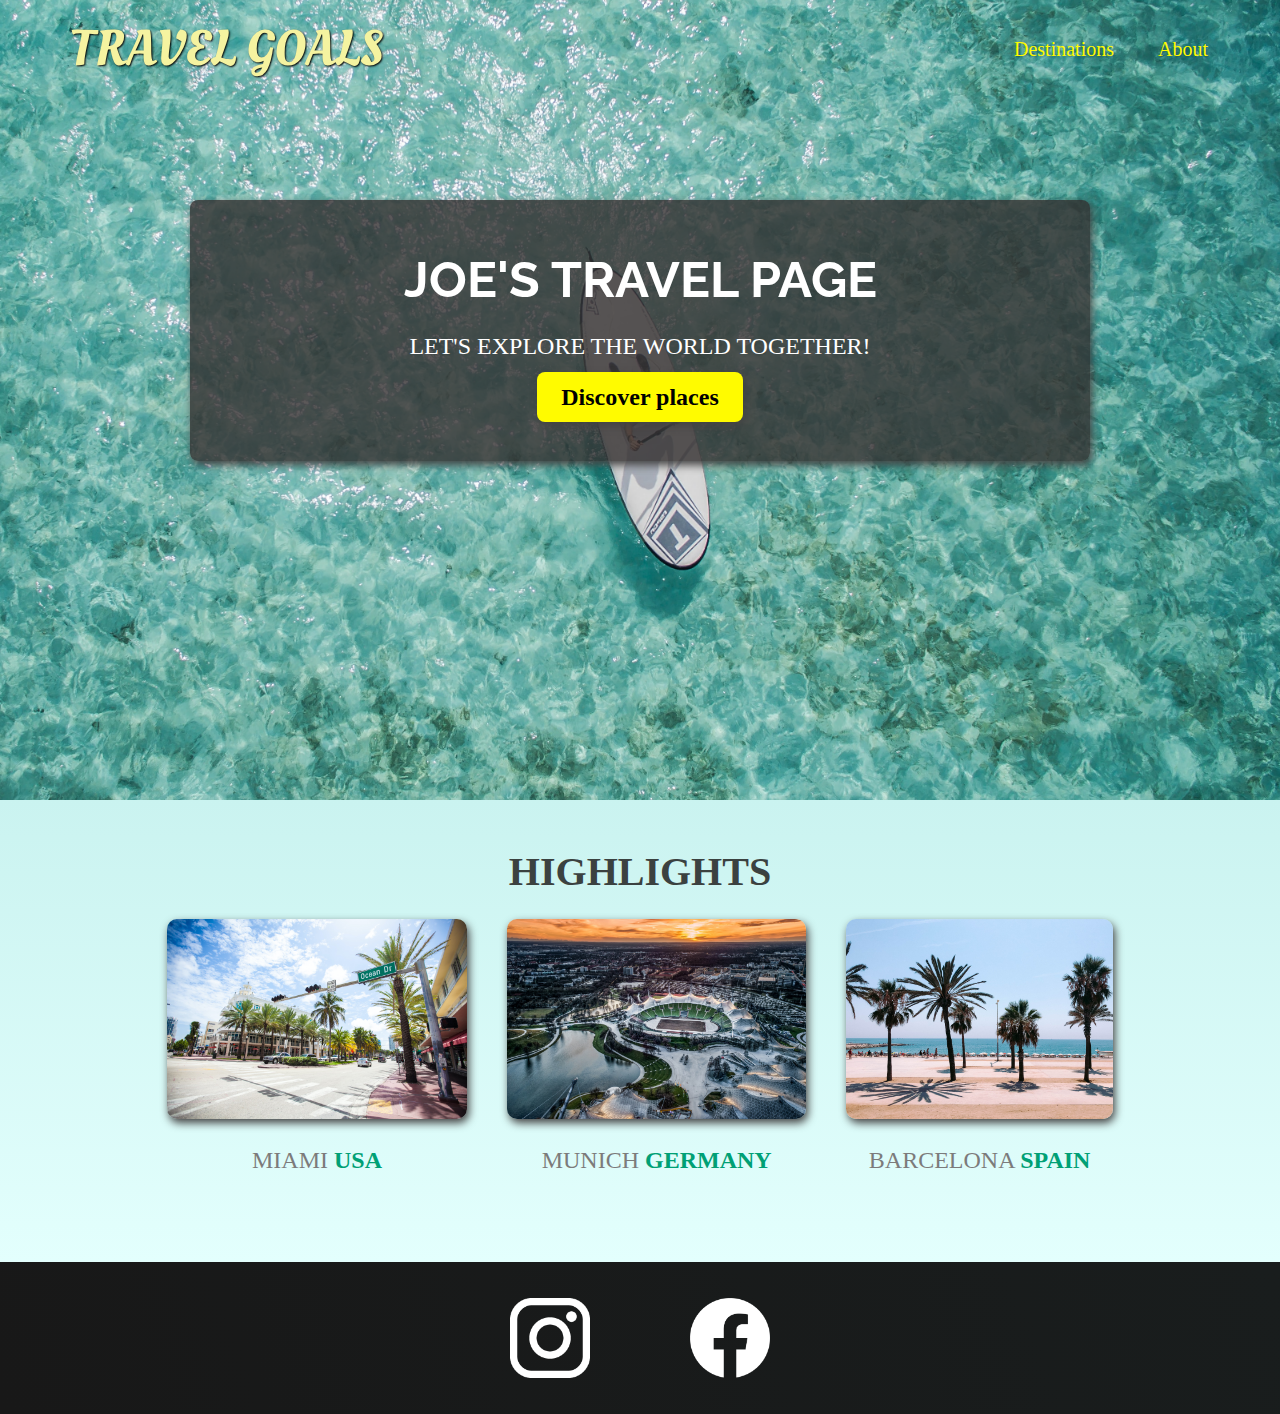
<file: index.html>
<!DOCTYPE html>
<html lang="en">
  <head>
    <meta charset="UTF-8" />
    <link rel="stylesheet" href="/shared.css" />
    <link rel="stylesheet" href="/styles.css" />

    <link
      href="https://fonts.googleapis.com/css2?family=Raleway:wght@700&family=Oleo+Script:wght@700&family=Quicksand:wght@300;500&display=swap"
      rel="stylesheet"
    />
    <title>Travel Goals</title>
  </head>
  <body>
    <header>
      <div id="page-logo"><a href="/index.html">Travel Goals</a></div>
      <nav>
        <ul>
          <li><a href="/places.html">Destinations</a></li>
          <li><a href="">About</a></li>
        </ul>
      </nav>
    </header>
    <main>
      <section id="hero">
        <div id="hero-content">
          <h1>Joe's Travel Page</h1>
          <p>Let's explore the world together!</p>
          <a href="/places.html">Discover places</a>
        </div>
      </section>

      <section id="highlights">
        <h2>Highlights</h2>
        <ul id="destinations">
          <li class="destination">
            <img
              src="/images/places/miami.jpg"
              alt="Miami streets on sunny day"
            />
            <p>Miami <strong>USA</strong></p>
          </li>
          <li class="destination">
            <img
              src="/images/places/munich.jpg"
              alt="Munich stadium in winter"
            />
            <p>Munich <strong>Germany</strong></p>
          </li>
          <li class="destination">
            <img
              src="/images/places/barcelona.jpg"
              alt="Palm beach in Barcelona"
            />
            <p>Barcelona <strong>Spain</strong></p>
          </li>
        </ul>
      </section>
    </main>
    <footer>
      <ul>
        <li>
          <a href="https://www.instagram.com"
            ><img src="/images/icons/insta.png" alt="Instagtam logo"
          /></a>
        </li>
        <li>
          <a href="https://www.facebook.com"
            ><img src="/images/icons/facebook.png" alt="Facebook logo"
          /></a>
        </li>
      </ul>
    </footer>
  </body>
</html>
</file>
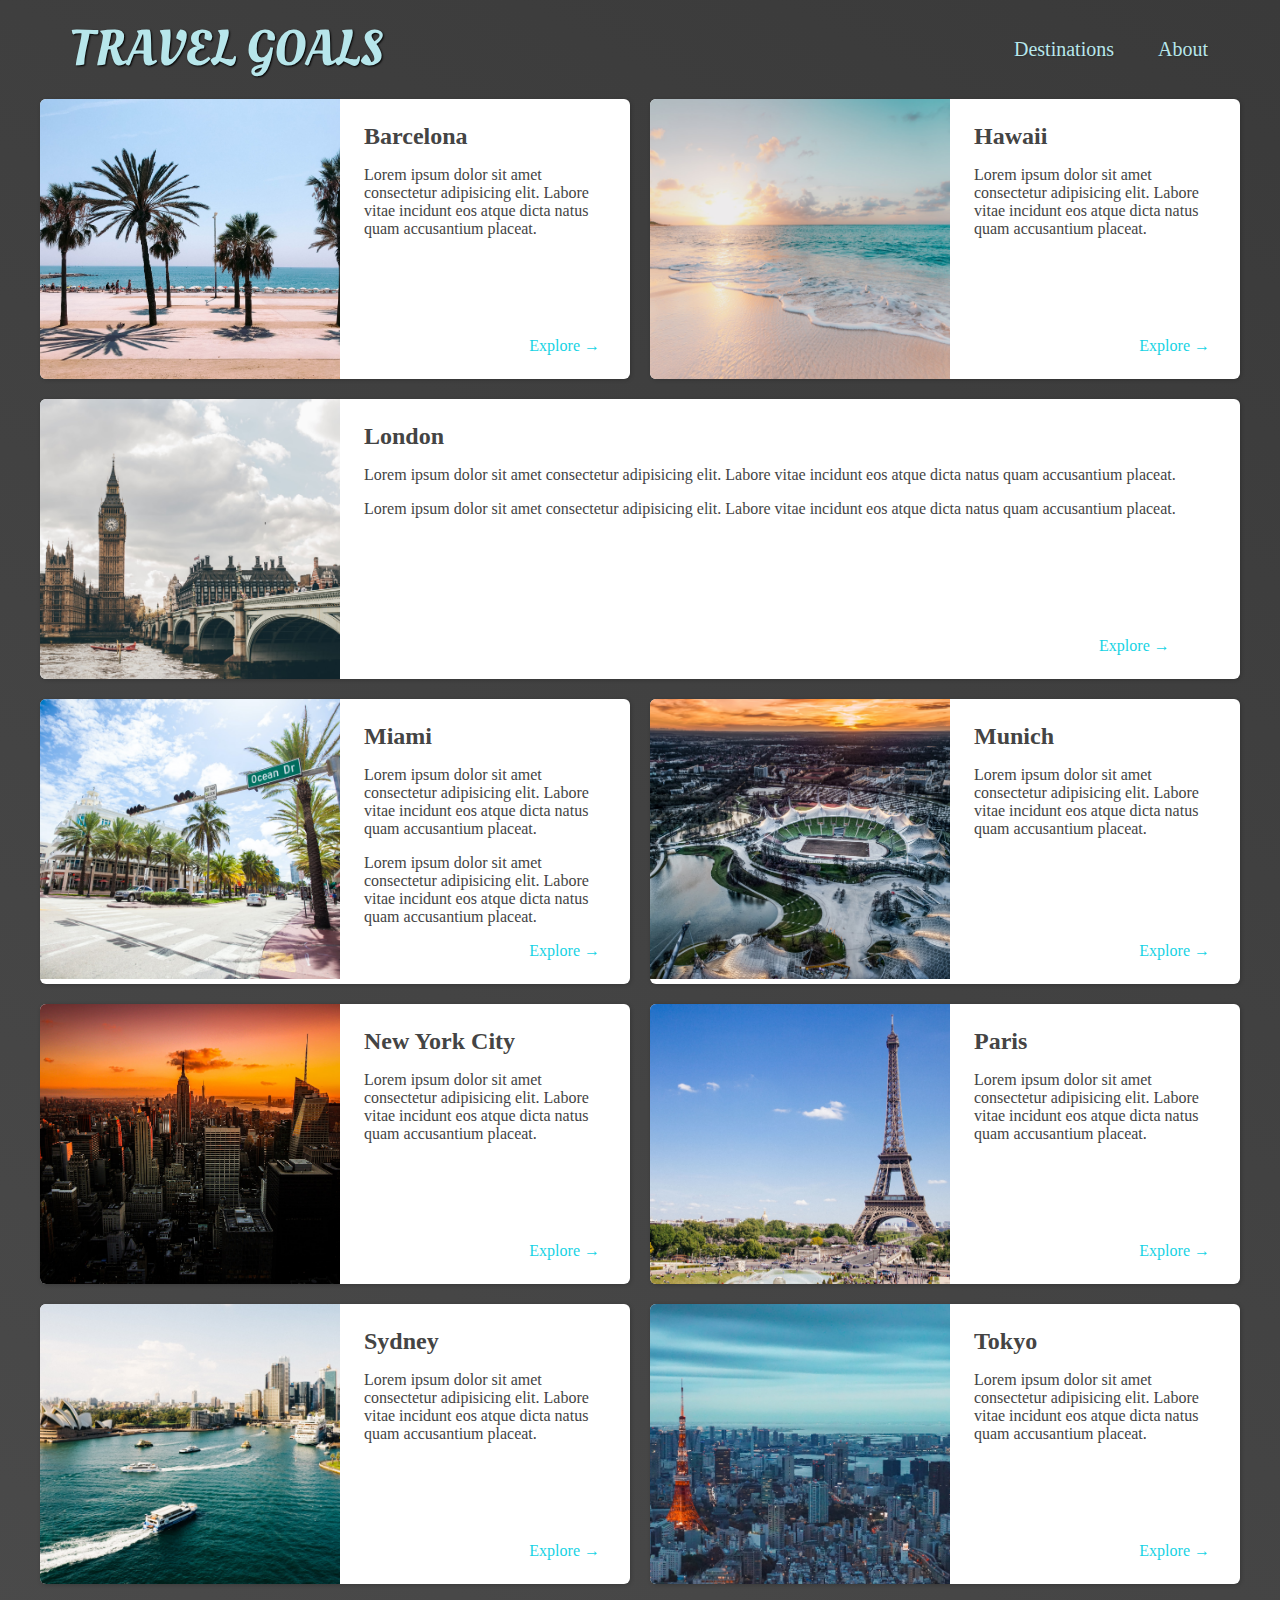
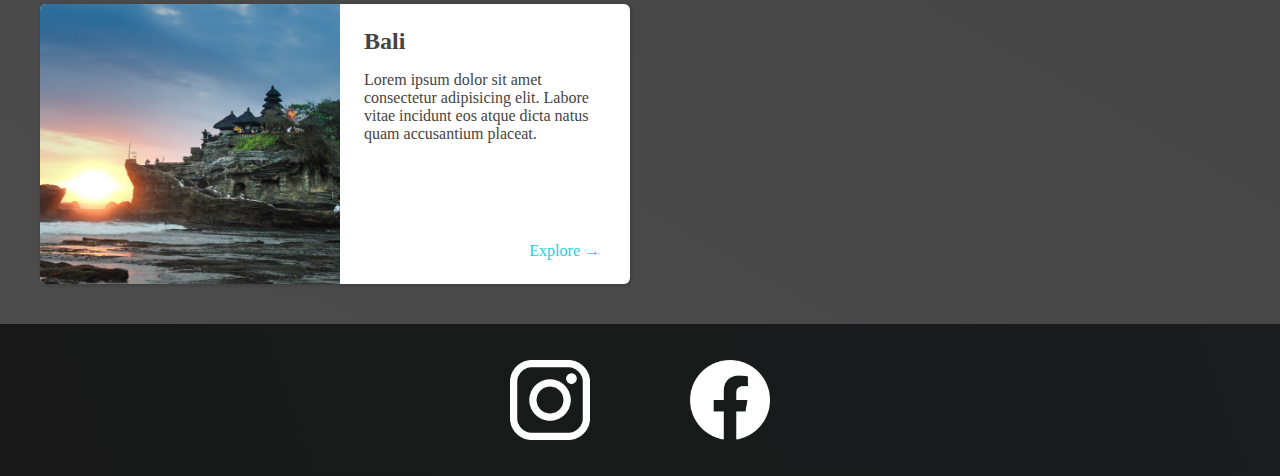
<file: places.html>
<!DOCTYPE html>
<html lang="en">
  <head>
    <meta charset="UTF-8" />
    <link rel="stylesheet" href="/shared.css" />
    <link rel="stylesheet" href="/places.css" />

    <link
      href="https://fonts.googleapis.com/css2?family=Raleway:wght@700&family=Oleo+Script:wght@700&family=Quicksand:wght@300;500&display=swap"
      rel="stylesheet"
    />
    <title>Travel Goals</title>
  </head>
  <body>
    <header>
      <div id="page-logo"><a href="/index.html">Travel Goals</a></div>
      <nav>
        <ul>
          <li><a href="/places.html">Destinations</a></li>
          <li><a href="">About</a></li>
        </ul>
      </nav>
    </header>
    <main>
        <ul>
            <li>
              <img src="images/places/barcelona.jpg" alt="City of Barcelona" />
              <div class="item-content">
                <div>
                  <h2>Barcelona</h2>
                  <p>
                    Lorem ipsum dolor sit amet consectetur adipisicing elit. Labore
                    vitae incidunt eos atque dicta natus quam accusantium placeat.
                  </p>
                </div>
                <div class="actions">
                  <a href="https://en.wikipedia.org/wiki/Barcelona">Explore &#x2192</a>
                </div>
              </div>
            </li>
            <li>
              <img src="images/places/hawaii.jpg" alt="Hawaii beach" />
              <div class="item-content">
                <div>
                  <h2>Hawaii</h2>
                  <p>
                    Lorem ipsum dolor sit amet consectetur adipisicing elit. Labore
                    vitae incidunt eos atque dicta natus quam accusantium placeat.
                  </p>
                </div>
                <div class="actions">
                  <a href="hhttps://en.wikipedia.org/wiki/Hawaii">Explore &#x2192</a>
                </div>
              </div>
            </li>
            <li>
              <img src="images/places/london.jpg" alt="London city" />
              <div class="item-content">
                <div>
                  <h2>London</h2>
                  <p>
                    Lorem ipsum dolor sit amet consectetur adipisicing elit. Labore
                    vitae incidunt eos atque dicta natus quam accusantium placeat.
                  </p>
                  <p>
                    Lorem ipsum dolor sit amet consectetur adipisicing elit. Labore
                    vitae incidunt eos atque dicta natus quam accusantium placeat.
                  </p>
                </div>
                <div class="actions">
                  <a href="https://en.wikipedia.org/wiki/London">Explore &#x2192</a>
                </div>
              </div>
            </li>
            <li>
              <img src="images/places/miami.jpg" alt="Miami streets" />
              <div class="item-content">
                <div>
                  <h2>Miami</h2>
                  <p>
                    Lorem ipsum dolor sit amet consectetur adipisicing elit. Labore
                    vitae incidunt eos atque dicta natus quam accusantium placeat.
                  </p>
                  <p>
                    Lorem ipsum dolor sit amet consectetur adipisicing elit. Labore
                    vitae incidunt eos atque dicta natus quam accusantium placeat.
                  </p>
                </div>
                <div class="actions">
                  <a href="https://en.wikipedia.org/wiki/Miami">Explore &#x2192</a>
                </div>
              </div>
            </li>
            <li>
              <img src="images/places/munich.jpg" alt="Munich football stadium" />
              <div class="item-content">
                <div>
                  <h2>Munich</h2>
                  <p>
                    Lorem ipsum dolor sit amet consectetur adipisicing elit. Labore
                    vitae incidunt eos atque dicta natus quam accusantium placeat.
                  </p>
                </div>
                <div class="actions">
                  <a href="https://en.wikipedia.org/wiki/Munich">Explore &#x2192</a>
                </div>
              </div>
            </li>
            <li>
              <img src="images/places/new-york-city.jpg" alt="New York City skyline" />
              <div class="item-content">
                <div>
                  <h2>New York City</h2>
                  <p>
                    Lorem ipsum dolor sit amet consectetur adipisicing elit. Labore
                    vitae incidunt eos atque dicta natus quam accusantium placeat.
                  </p>
                </div>
                <div class="actions">
                  <a href="https://en.wikipedia.org/wiki/New_York_City"
                    >Explore &#x2192</a
                  >
                </div>
              </div>
            </li>
            <li>
              <img src="images/places/paris.jpg" alt="Paris city" />
              <div class="item-content">
                <div>
                  <h2>Paris</h2>
                  <p>
                    Lorem ipsum dolor sit amet consectetur adipisicing elit. Labore
                    vitae incidunt eos atque dicta natus quam accusantium placeat.
                  </p>
                </div>
                <div class="actions">
                  <a href="https://en.wikipedia.org/wiki/Paris">Explore &#x2192</a>
                </div>
              </div>
            </li>
            <li>
              <img src="images/places/sydney.jpg" alt="Sydney beach" />
              <div class="item-content">
                <div>
                  <h2>Sydney</h2>
                  <p>
                    Lorem ipsum dolor sit amet consectetur adipisicing elit. Labore
                    vitae incidunt eos atque dicta natus quam accusantium placeat.
                  </p>
                </div>
                <div class="actions">
                  <a href="https://en.wikipedia.org/wiki/Sydney">Explore &#x2192</a>
                </div>
              </div>
            </li>
            <li>
              <img src="images/places/tokyo.jpg" alt="Tokyo skyline" />
              <div class="item-content">
                <div>
                  <h2>Tokyo</h2>
                  <p>
                    Lorem ipsum dolor sit amet consectetur adipisicing elit. Labore
                    vitae incidunt eos atque dicta natus quam accusantium placeat.
                  </p>
                </div>
                <div class="actions">
                  <a href="https://en.wikipedia.org/wiki/Tokyo">Explore &#x2192</a>
                </div>
              </div>
            </li>
            <li>
              <img src="images/places/bali.jpg" alt="Bali beach" />
              <div class="item-content">
                <div>
                  <h2>Bali</h2>
                  <p>
                    Lorem ipsum dolor sit amet consectetur adipisicing elit. Labore
                    vitae incidunt eos atque dicta natus quam accusantium placeat.
                  </p>
                </div>
                <div class="actions">
                  <a href="https://en.wikipedia.org/wiki/Bali">Explore &#x2192</a>
                </div>
              </div>
            </li>
          </ul>
    </main>
    <footer>
      <ul>
        <li>
          <a href="https://www.instagram.com"
            ><img src="/images/icons/insta.png" alt="Instagtam logo"
          /></a>
        </li>
        <li>
          <a href="https://www.facebook.com"
            ><img src="/images/icons/facebook.png" alt="Facebook logo"
          /></a>
        </li>
      </ul>
    </footer>
  </body>
</html>
</file>
<file: shared.css>
body {
  font-family: "Quicksand" sans-serif;
  margin: 0;
}
ul {
  list-style: none;
  margin: 0;
  padding: 0;
}

header {
  display: flex;
  justify-content: space-between;
  align-items: center;
  padding: 15px 60px;
  position: absolute;
  width: 100%;
  top: 0;
  left: 0;
  box-sizing: border-box;
}

header ul {
  display: flex;
}

header li {
  margin-left: 20px;
  /* justify-content: space-between; */
}

header a {
  color: rgb(255, 251, 0);
  text-decoration: none;
  font-size: 20px;
  padding: 12px;
  text-shadow: 1px 1px 2px rgba(0, 0, 0, 0.2);
  border-radius: 6px;
}
header nav a:hover {
  color: rgb(77, 77, 77);
  background-color: rgb(245, 251, 0);
}

#page-logo a {
  padding: 10px;
  font-family: "Oleo Script", sans-serif;
  color: rgb(245, 243, 160);
  font-size: 50px;
  text-decoration: none;
  text-transform: uppercase;
  text-shadow: 1px 1px 2px rgb(0, 0, 0);
}

footer {
  background: linear-gradient(70deg, rgb(24, 24, 24), rgb(25, 29, 29));
  padding: 36px;
}
footer ul {
  display: flex;
  justify-content: center;
  /* padding: 40px; */
}

footer li {
  width: 80px;
  height: 80px;
  margin: 0 50px;
}
footer img {
  width: 100%;
  height: 100%;
}
</file>
<file: styles.css>
#hero {
  height: 800px;
  background-image: url("/images/places/ocean.jpg");
  background-position: center;
  background-size: cover;
}

#hero-content {
  width: 900px;
  background-color: rgba(51, 47, 47, 0.8);
  box-shadow: 2px 4px 8px rgb(68, 67, 67);
  border-radius: 8px;
  text-align: center;
  padding: 50px 0;
  margin: 0 auto;
  position: relative;
  top: 200px;
}

#hero-content h1 {
  color: white;
  text-transform: uppercase;
  font-size: 50px;
  font-family: "Raleway", sans-serif;
  margin: 0;
}

#hero-content p {
  color: white;
  text-transform: uppercase;
  font-size: 24px;
  font-weight: 300;
}

#hero-content a {
  text-decoration: none;
  background-color: rgb(255, 251, 0);
  padding: 12px 24px;
  color: black;
  font-size: 24px;
  font-weight: bold;
  border-radius: 8px;
  box-shadow: 2px 4px 8px rgb(68, 67, 67);
}
#hero-content a:hover {
  background-color: rgb(255, 238, 0);
}

#highlights {
  padding: 24px;
  /* background-color: rgb(227, 255, 253); */
  background: linear-gradient(0deg, rgb(227, 255, 253), rgb(202, 243, 240));
}

#highlights h2 {
  text-transform: uppercase;
  text-align: center;
  font-size: 40px;
  color: rgb(59, 65, 64);
  margin: 24px 0;
}

#destinations {
  display: flex;
  width: 90%;
  margin: auto;
  margin-bottom: 40px;
  justify-content: center;
}

.destination {
  margin: 0 20px;
  text-transform: uppercase;
}

.destination p {
  text-align: center;
  font-size: 24px;
  color: rgb(124, 123, 123);
  margin-bottom: 20px 0;
}

.destination strong {
  color: rgb(0, 160, 117);
}

.destination img {
  height: 200px;
  width: 100%;
  box-shadow: 2px 4px 8px rgb(68, 67, 67);
  border-radius: 10px;
  object-fit: cover;
}
</file>
<file: places.css>
header {
  position: static;
}

header a {
  color: rgb(183, 230, 235);
}

header nav a:hover {
  background-color: rgb(183, 230, 235);
  color: rgb(59, 59, 59);
}
body {
  background: linear-gradient(30deg, rgb(77, 77, 77), rgb(58, 58, 58));
  color: rgb(68, 68, 68);
}

#page-logo a {
  color: rgb(183, 230, 235);
}

main ul {
  width: 1200px;
  margin: 0 auto 40px auto;
  display: grid;
  grid-template-columns: 1fr 1fr;
  gap: 20px 20px;
}

li:nth-of-type(3) {
  grid-column: 1 / span 2;
}

main li {
  display: flex;
  background-color: white;
  box-shadow: 1px 1px 4px rgba(0, 0, 0, 0.2);
  border-radius: 6px;
  overflow: hidden;
  /* width: 500px; */
}
main li img {
  width: 300px;
  height: 280px;
  object-fit: cover;
}
.item-content {
  padding: 24px;
  display: flex;
  flex-direction: column;
  justify-content: space-between;
}

.item-content h2 {
  margin: 0;
}

.actions {
  text-align: right;
}

.actions a {
  text-decoration: none;
  padding: 6px;
  color: rgb(22, 211, 228);
  border-radius: 5px;
}

.actions a:hover {
  background-color: rgb(235, 253, 255);
}
</file>
